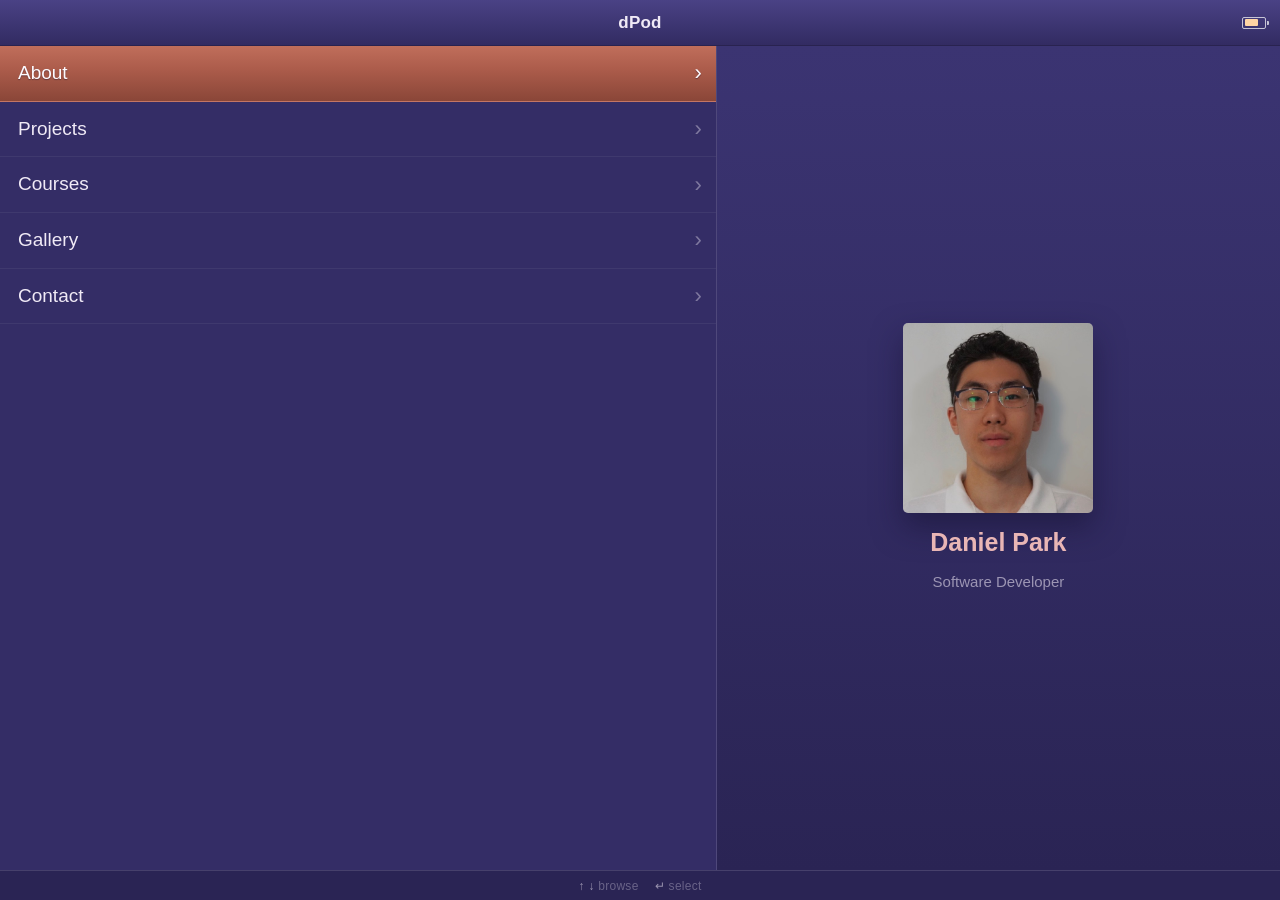
<file: index.html>
<!DOCTYPE html>
<html lang="en" class="no-js">

<head>
    <meta charset="UTF-8">
    <meta name="viewport" content="width=device-width, initial-scale=1.0">
    <title>Daniel Park</title>
    <link rel="stylesheet" href="style.css">
</head>

<body>

    <!-- The screen, and nothing but the screen: status bar, the stage the
         menus slide through, and a hint strip where the wheel used to be. -->
    <div class="ipod">

        <div class="ipod-bar">
            <a class="ipod-back" href="index.html" hidden>
                <svg viewBox="0 0 24 24" aria-hidden="true"><polyline points="15 5 8 12 15 19"></polyline></svg>
                <span>Menu</span>
            </a>
            <span class="ipod-title">dPod</span>
            <span class="ipod-battery" aria-hidden="true"></span>
        </div>

        <div class="ipod-stage">
            <!-- menu screen: the list drives the highlight, the panel on the
                 right follows it, exactly one card shown at a time -->
            <main class="ipod-screen" data-hint="&uarr; &darr;;browse|&crarr;;select" data-screen="menu" data-title="dPod" data-parent="">

                <ul class="ipod-list">
                    <li>
                        <a class="ipod-row" href="about.html" data-preview="p-about" data-sub="Daniel Park">
                            <span class="ipod-label">About</span>
                            <span class="ipod-chev" aria-hidden="true">&rsaquo;</span>
                        </a>
                    </li>
                    <li>
                        <a class="ipod-row" href="projects.html" data-preview="p-projects" data-sub="Built and building">
                            <span class="ipod-label">Projects</span>
                            <span class="ipod-chev" aria-hidden="true">&rsaquo;</span>
                        </a>
                    </li>
                    <li>
                        <a class="ipod-row" href="courses.html" data-preview="p-courses" data-sub="Relevant coursework">
                            <span class="ipod-label">Courses</span>
                            <span class="ipod-chev" aria-hidden="true">&rsaquo;</span>
                        </a>
                    </li>
                    <li>
                        <a class="ipod-row" href="gallery.html" data-preview="p-gallery" data-sub="35 photos">
                            <span class="ipod-label">Gallery</span>
                            <span class="ipod-chev" aria-hidden="true">&rsaquo;</span>
                        </a>
                    </li>
                    <li>
                        <a class="ipod-row" href="contact.html" data-preview="p-contact" data-sub="Email &middot; GitHub &middot; LinkedIn">
                            <span class="ipod-label">Contact</span>
                            <span class="ipod-chev" aria-hidden="true">&rsaquo;</span>
                        </a>
                    </li>
                </ul>

                <div class="ipod-preview" aria-hidden="true">
                    <div class="ipod-card" id="p-about">
                        <div class="ipod-art"><img src="thumbs/profile.jpg" alt=""></div>
                        <span class="ipod-card-title">Daniel Park</span>
                        <span class="ipod-card-sub"><span class="identity-list" data-words="Software Developer|CMU 2029|Systems Developer">Software Developer</span></span>
                    </div>
                    <div class="ipod-card" id="p-projects">
                        <div class="ipod-art"><img src="thumbs/projects.jpg" alt=""></div>
                        <span class="ipod-card-title">Projects</span>
                        <span class="ipod-card-sub">Finished, and still in progress</span>
                    </div>
                    <div class="ipod-card" id="p-courses">
                        <div class="ipod-art"><img src="thumbs/cmu.jpg" alt=""></div>
                        <span class="ipod-card-title">Courses</span>
                        <span class="ipod-card-sub">Relevant coursework</span>
                    </div>
                    <div class="ipod-card" id="p-gallery">
                        <div class="ipod-art"><img src="thumbs/gallery.jpg" alt=""></div>
                        <span class="ipod-card-title">Gallery</span>
                        <span class="ipod-card-sub">A glimpse into my life, in coverflow</span>
                    </div>
                    <div class="ipod-card" id="p-contact">
                        <div class="ipod-art"><img src="thumbs/contact.jpg" alt=""></div>
                        <span class="ipod-card-title">Contact</span>
                        <span class="ipod-card-sub">Say hello</span>
                    </div>
                </div>

            </main>
        </div>

        <div class="ipod-hint">
            <span><kbd>&uarr;</kbd> <kbd>&darr;</kbd> browse</span>
            <span><kbd>&crarr;</kbd> select</span>
            <span><kbd>esc</kbd> menu</span>
        </div>

    </div>

    <script src="gallery.js"></script>
    <script src="ipod.js"></script>
</body>

</html>
</file>
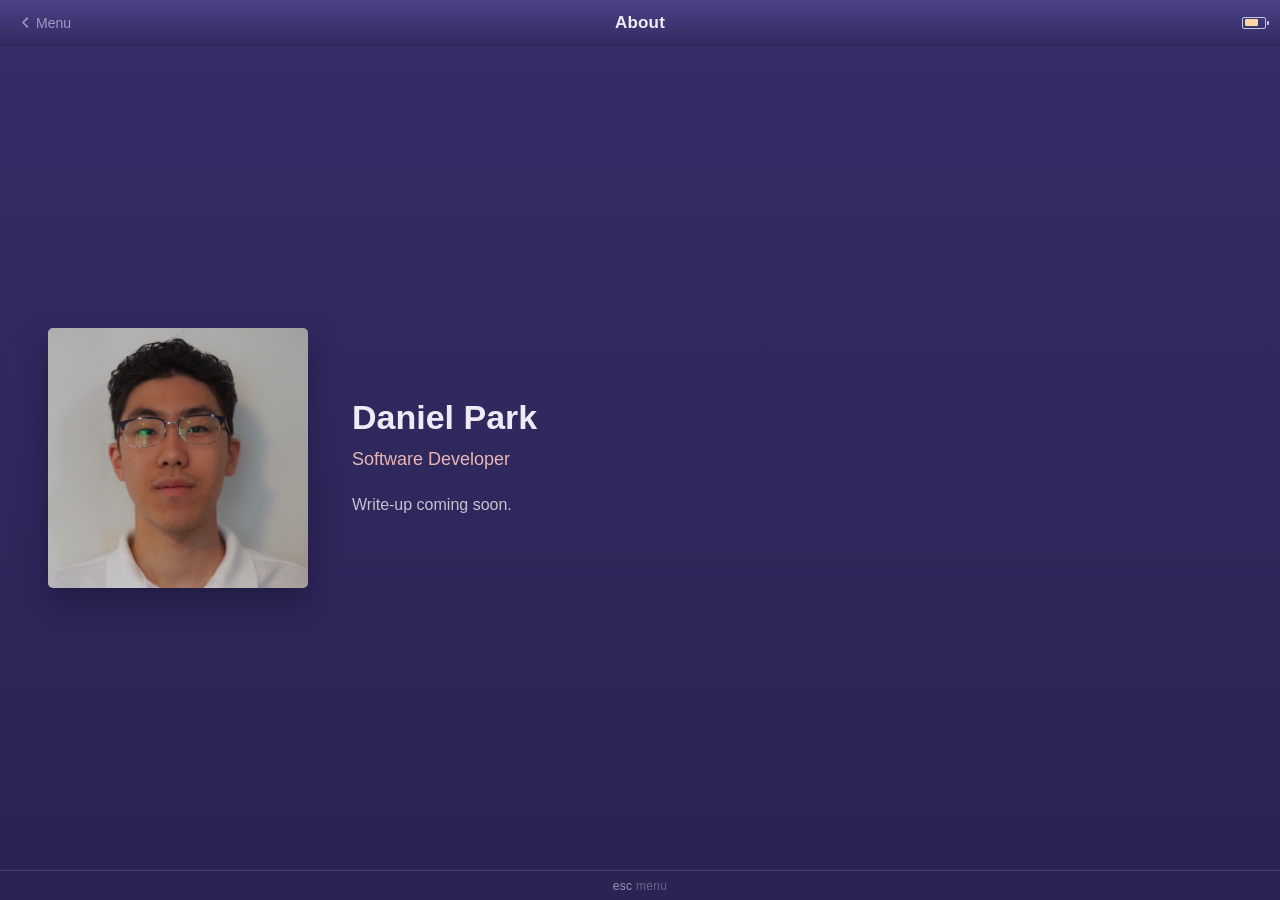
<file: about.html>
<!DOCTYPE html>
<html lang="en" class="no-js">

<head>
    <meta charset="UTF-8">
    <meta name="viewport" content="width=device-width, initial-scale=1.0">
    <title>About</title>
    <link rel="stylesheet" href="style.css">
</head>

<body>

    <!-- The screen, and nothing but the screen: status bar, the stage the
         menus slide through, and a hint strip where the wheel used to be. -->
    <div class="ipod">

        <div class="ipod-bar">
            <a class="ipod-back" href="index.html">
                <svg viewBox="0 0 24 24" aria-hidden="true"><polyline points="15 5 8 12 15 19"></polyline></svg>
                <span>Menu</span>
            </a>
            <span class="ipod-title">About</span>
            <span class="ipod-battery" aria-hidden="true"></span>
        </div>

        <div class="ipod-stage">
            <!-- detail screen: album art on the left, the writeup beside it -->
            <main class="ipod-screen" data-hint="esc;menu" data-screen="detail" data-title="About" data-parent="index.html">
                <div class="ipod-detail">
                    <div class="ipod-art"><img src="thumbs/profile.jpg" alt="Daniel Park"></div>
                    <div class="ipod-text">
                        <h2>Daniel Park</h2>
                        <p class="ipod-sub"><span class="identity-list" data-words="Software Developer|CMU 2029|Systems Developer">Software Developer</span></p>
                        <!-- write-up goes here -->
                        <p>Write-up coming soon.</p>
                    </div>
                </div>
            </main>
        </div>

        <div class="ipod-hint">
            <span><kbd>&uarr;</kbd> <kbd>&darr;</kbd> browse</span>
            <span><kbd>&crarr;</kbd> select</span>
            <span><kbd>esc</kbd> menu</span>
        </div>

    </div>

    <script src="gallery.js"></script>
    <script src="ipod.js"></script>
</body>

</html>
</file>
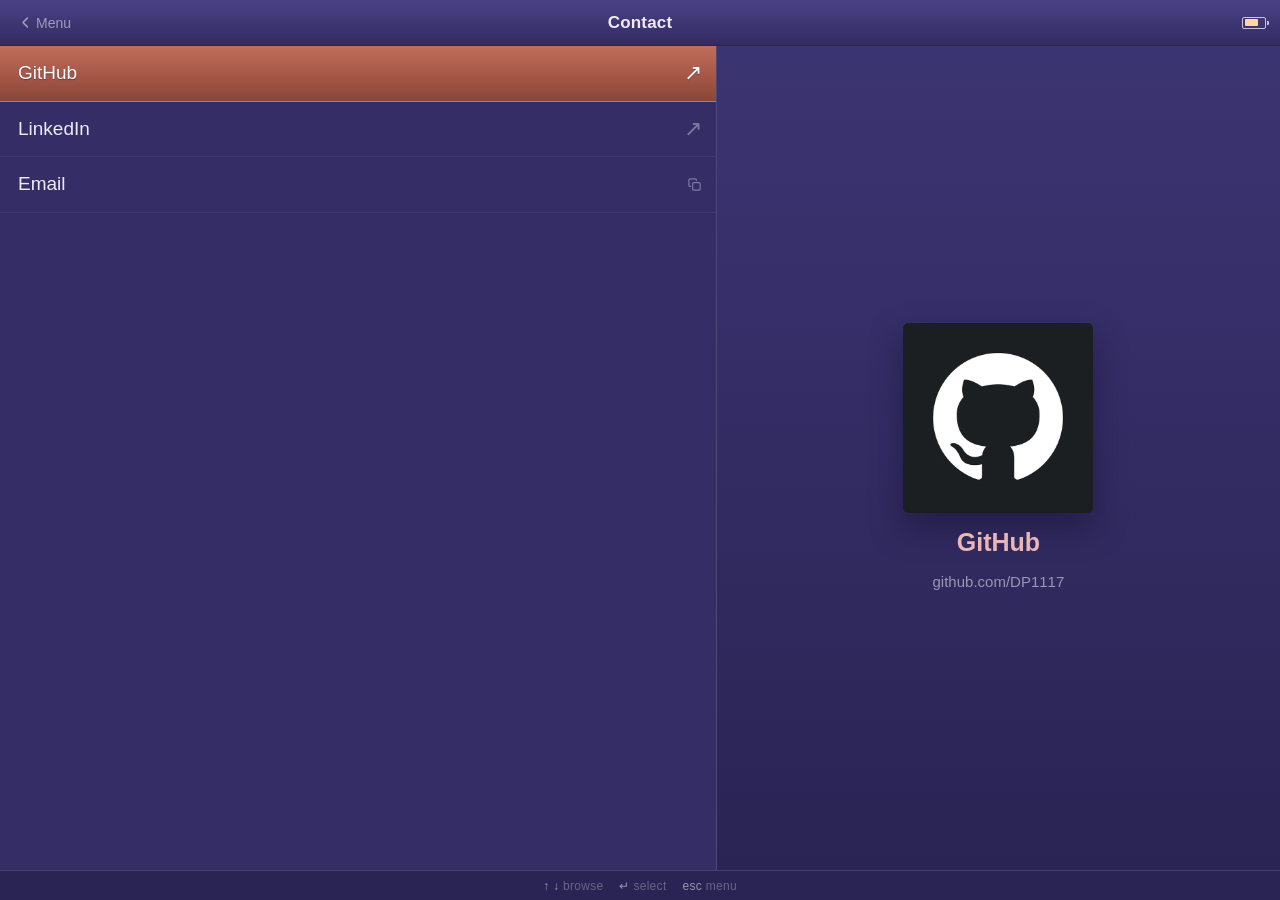
<file: contact.html>
<!DOCTYPE html>
<html lang="en" class="no-js">

<head>
    <meta charset="UTF-8">
    <meta name="viewport" content="width=device-width, initial-scale=1.0">
    <title>Contact</title>
    <link rel="stylesheet" href="style.css">
</head>

<body>

    <!-- The screen, and nothing but the screen: status bar, the stage the
         menus slide through, and a hint strip where the wheel used to be. -->
    <div class="ipod">

        <div class="ipod-bar">
            <a class="ipod-back" href="index.html">
                <svg viewBox="0 0 24 24" aria-hidden="true"><polyline points="15 5 8 12 15 19"></polyline></svg>
                <span>Menu</span>
            </a>
            <span class="ipod-title">Contact</span>
            <span class="ipod-battery" aria-hidden="true"></span>
        </div>

        <div class="ipod-stage">
            <!-- menu screen: the list drives the highlight, the panel on the
                 right follows it, exactly one card shown at a time -->
            <main class="ipod-screen" data-screen="menu" data-title="Contact" data-parent="index.html">

                <ul class="ipod-list">
                    <li>
                        <a class="ipod-row" href="https://github.com/DP1117" target="_blank" rel="noopener" data-preview="c-github" data-sub="github.com/DP1117">
                            <span class="ipod-label">GitHub</span>
                            <span class="ipod-chev" aria-hidden="true">&#8599;</span>
                        </a>
                    </li>
                    <li>
                        <a class="ipod-row" href="https://www.linkedin.com/in/daniel-park-349321275/" target="_blank" rel="noopener" data-preview="c-linkedin" data-sub="linkedin.com/in/daniel-park">
                            <span class="ipod-label">LinkedIn</span>
                            <span class="ipod-chev" aria-hidden="true">&#8599;</span>
                        </a>
                    </li>
                    <!-- the href keeps this working without scripting; with it, the
                         click is intercepted and the address is copied instead -->
                    <li>
                        <a class="ipod-row" href="mailto:dpark070111@gmail.com" data-copy="dpark070111@gmail.com" data-preview="c-email" data-sub="click to copy">
                            <span class="ipod-label">Email</span>
                            <span class="ipod-chev is-icon" aria-hidden="true"><svg viewBox="0 0 24 24" aria-hidden="true"><rect x="9" y="9" width="12" height="12" rx="2"></rect><path d="M15 5.5V5a2 2 0 0 0-2-2H5a2 2 0 0 0-2 2v8a2 2 0 0 0 2 2h.5"></path></svg></span>
                        </a>
                    </li>
                </ul>

                <div class="ipod-preview" aria-hidden="true">
                    <div class="ipod-card" id="c-github">
                        <div class="ipod-art"><img src="thumbs/github.jpg" alt=""></div>
                        <span class="ipod-card-title">GitHub</span>
                        <span class="ipod-card-sub">github.com/DP1117</span>
                    </div>
                    <div class="ipod-card" id="c-linkedin">
                        <div class="ipod-art"><img src="thumbs/linkedin.jpg" alt=""></div>
                        <span class="ipod-card-title">LinkedIn</span>
                        <span class="ipod-card-sub">Roles and internships, kept up to date there</span>
                    </div>
                    <div class="ipod-card" id="c-email">
                        <div class="ipod-art"><svg viewBox="0 0 24 24" aria-hidden="true"><rect x="2.5" y="5" width="19" height="14" rx="2"></rect><path d="m3 6.5 9 6.5 9-6.5"></path></svg></div>
                        <span class="ipod-card-title">Email</span>
                        <span class="ipod-card-sub">dpark070111@gmail.com<br>click to copy</span>
                    </div>
                </div>

            </main>
        </div>

        <div class="ipod-hint">
            <span><kbd>&uarr;</kbd> <kbd>&darr;</kbd> browse</span>
            <span><kbd>&crarr;</kbd> select</span>
            <span><kbd>esc</kbd> menu</span>
        </div>

    </div>

    <script src="gallery.js"></script>
    <script src="ipod.js"></script>
</body>

</html>
</file>
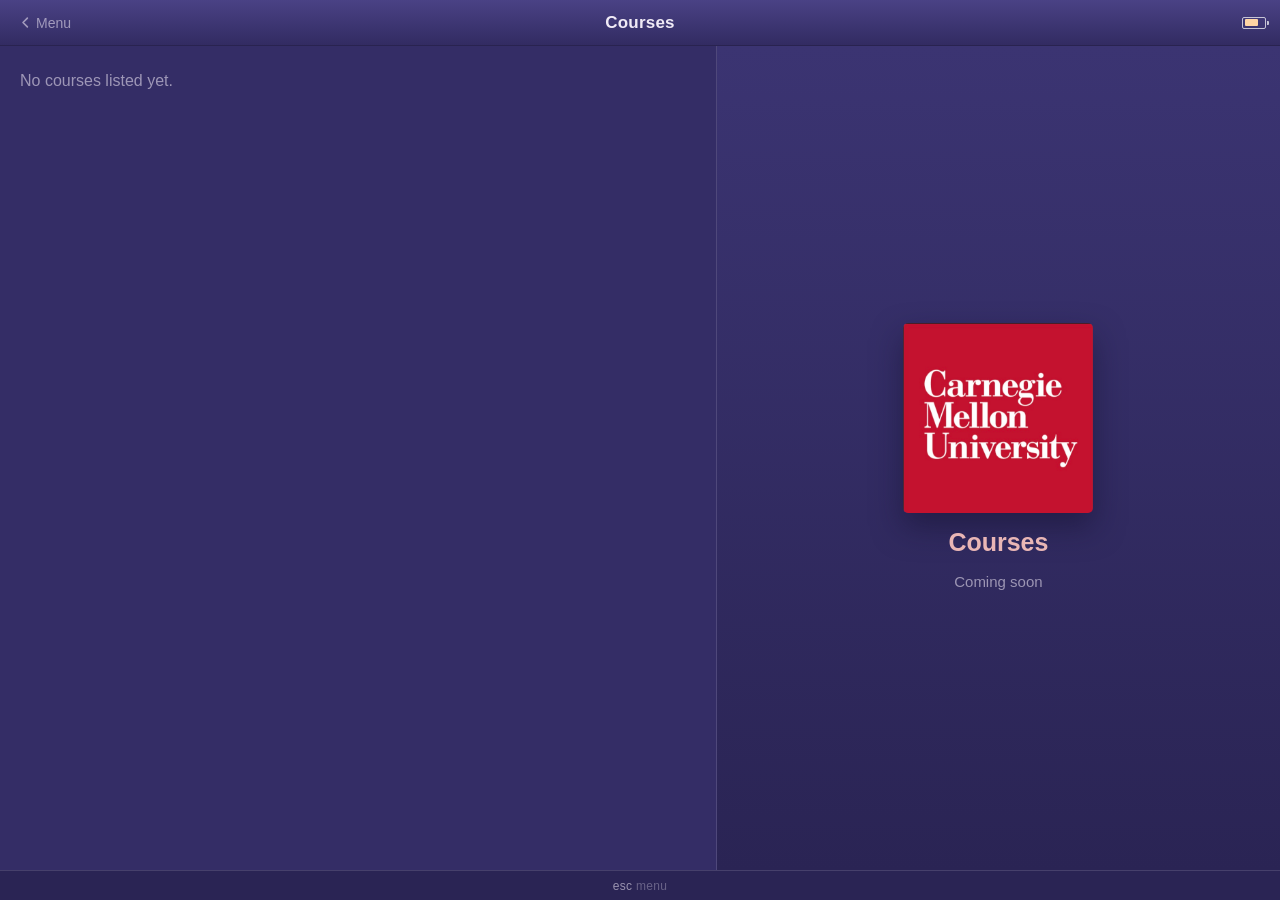
<file: courses.html>
<!DOCTYPE html>
<html lang="en" class="no-js">

<head>
    <meta charset="UTF-8">
    <meta name="viewport" content="width=device-width, initial-scale=1.0">
    <title>Courses</title>
    <link rel="stylesheet" href="style.css">
</head>

<body>

    <!-- The screen, and nothing but the screen: status bar, the stage the
         menus slide through, and a hint strip where the wheel used to be. -->
    <div class="ipod">

        <div class="ipod-bar">
            <a class="ipod-back" href="index.html">
                <svg viewBox="0 0 24 24" aria-hidden="true"><polyline points="15 5 8 12 15 19"></polyline></svg>
                <span>Menu</span>
            </a>
            <span class="ipod-title">Courses</span>
            <span class="ipod-battery" aria-hidden="true"></span>
        </div>

        <div class="ipod-stage">
            <!-- Courses: a track listing. Rows are plain divs, not links -
                 selecting one just moves the preview panel, there is nothing
                 to open. Copy the commented block per course. -->
            <main class="ipod-screen" data-hint="esc;menu" data-screen="menu" data-title="Courses" data-parent="index.html">

                <ul class="ipod-list">
                    <li class="ipod-empty">No courses listed yet.</li>

                    <!-- <li>
                        <div class="ipod-row" data-preview="c-1" data-sub="Fall 2025">
                            <span class="ipod-label">15-112 Fundamentals of Programming</span>
                        </div>
                    </li> -->
                </ul>

                <div class="ipod-preview" aria-hidden="true">
                    <!-- the card is shown outright while the list is empty; once
                         there are rows, the highlight takes over which one shows -->
                    <div class="ipod-card is-shown" id="c-none">
                        <div class="ipod-art"><img src="thumbs/cmu.jpg" alt=""></div>
                        <span class="ipod-card-title">Courses</span>
                        <span class="ipod-card-sub">Coming soon</span>
                    </div>

                    <!-- <div class="ipod-card" id="c-1">
                        <div class="ipod-art"><svg viewBox="0 0 24 24" aria-hidden="true"><path d="M2.5 8.5 12 4l9.5 4.5L12 13z"></path><path d="M6.5 10.5V16c0 1.7 2.5 3 5.5 3s5.5-1.3 5.5-3v-5.5"></path></svg></div>
                        <span class="ipod-card-title">15-112</span>
                        <span class="ipod-card-sub">Fundamentals of Programming<br>Fall 2025</span>
                    </div> -->
                </div>

            </main>
        </div>

        <div class="ipod-hint">
            <span><kbd>&uarr;</kbd> <kbd>&darr;</kbd> browse</span>
            <span><kbd>&crarr;</kbd> select</span>
            <span><kbd>esc</kbd> menu</span>
        </div>

    </div>

    <script src="gallery.js"></script>
    <script src="ipod.js"></script>
</body>

</html>
</file>
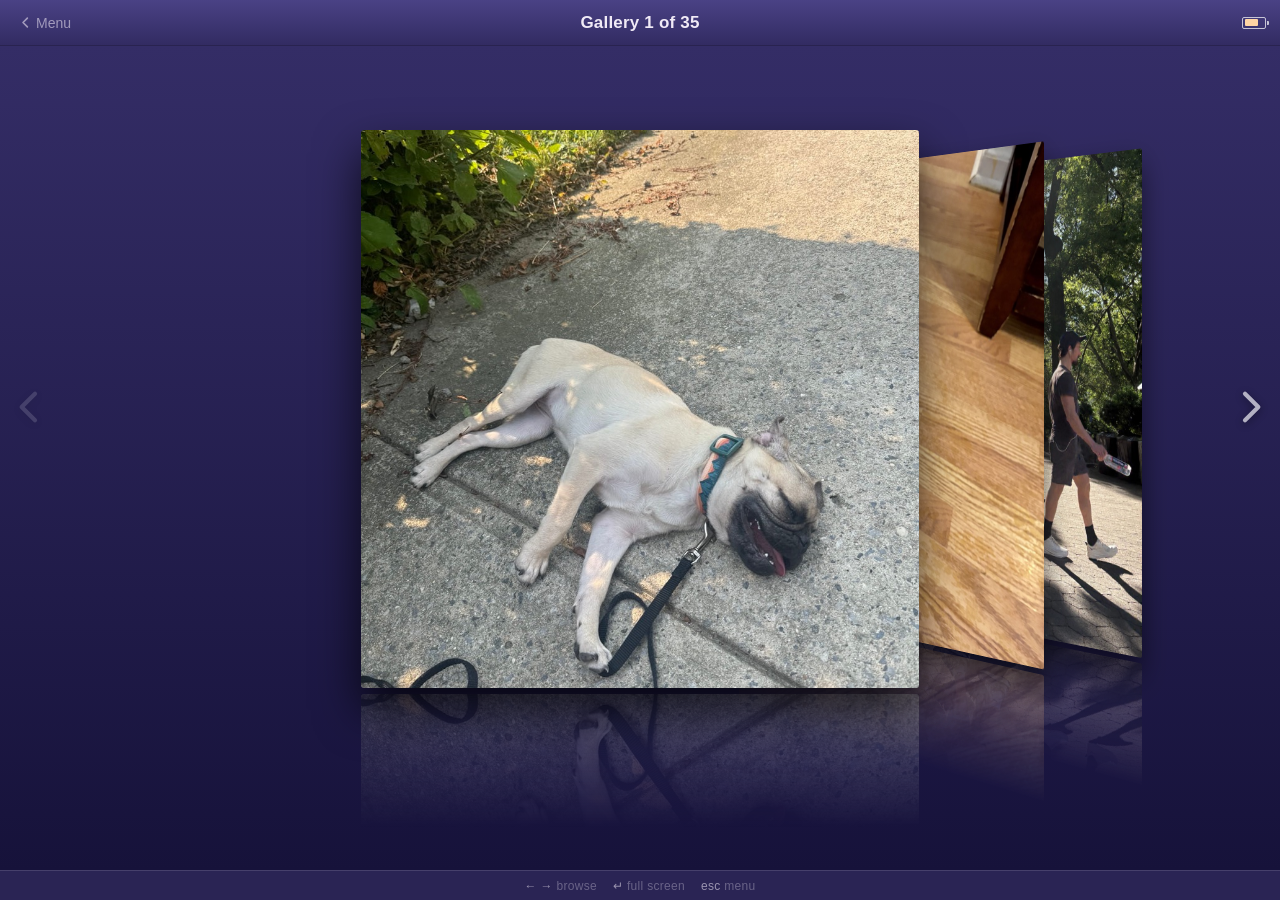
<file: gallery.html>
<!DOCTYPE html>
<html lang="en" class="no-js">

<head>
    <meta charset="UTF-8">
    <meta name="viewport" content="width=device-width, initial-scale=1.0">
    <title>Gallery</title>
    <link rel="stylesheet" href="style.css">
</head>

<body>

    <!-- The screen, and nothing but the screen: status bar, the stage the
         menus slide through, and a hint strip where the wheel used to be. -->
    <div class="ipod">

        <div class="ipod-bar">
            <a class="ipod-back" href="index.html">
                <svg viewBox="0 0 24 24" aria-hidden="true"><polyline points="15 5 8 12 15 19"></polyline></svg>
                <span>Menu</span>
            </a>
            <span class="ipod-title">Gallery</span>
            <span class="ipod-battery" aria-hidden="true"></span>
        </div>

        <div class="ipod-stage">
            <!-- gallery screen: cover flow, with the full size viewer that the
                 centre cover opens -->
            <main class="ipod-screen" data-hint="&larr; &rarr;;browse|&crarr;;full screen|esc;menu" data-screen="gallery" data-title="Gallery" data-parent="index.html">

                <div class="coverflow">
                    <div class="cf-stage">
                        <div class="cf-item" data-title="Photo 1">
                            <img data-src="images/img1.jpg" data-full="images_large/img1.jpg" alt="Photo 1">
                        </div>
                        <div class="cf-item" data-title="Photo 2">
                            <img data-src="images/img2.jpg" data-full="images_large/img2.jpg" alt="Photo 2">
                        </div>
                        <div class="cf-item" data-title="Photo 3">
                            <img data-src="images/img3.jpg" data-full="images_large/img3.jpg" alt="Photo 3">
                        </div>
                        <div class="cf-item" data-title="Photo 4">
                            <img data-src="images/img4.jpg" data-full="images_large/img4.jpg" alt="Photo 4">
                        </div>
                        <div class="cf-item" data-title="Photo 5">
                            <img data-src="images/img5.jpg" data-full="images_large/img5.jpg" alt="Photo 5">
                        </div>
                        <div class="cf-item" data-title="Photo 6">
                            <img data-src="images/img6.jpg" data-full="images_large/img6.jpg" alt="Photo 6">
                        </div>
                        <div class="cf-item" data-title="Photo 7">
                            <img data-src="images/img7.jpg" data-full="images_large/img7.jpg" alt="Photo 7">
                        </div>
                        <div class="cf-item" data-title="Photo 8">
                            <img data-src="images/img8.jpg" data-full="images_large/img8.jpg" alt="Photo 8">
                        </div>
                        <div class="cf-item" data-title="Photo 9">
                            <img data-src="images/img9.jpg" data-full="images_large/img9.jpg" alt="Photo 9">
                        </div>
                        <div class="cf-item" data-title="Photo 10">
                            <img data-src="images/img10.jpg" data-full="images_large/img10.jpg" alt="Photo 10">
                        </div>
                        <div class="cf-item" data-title="Photo 11">
                            <img data-src="images/img11.jpg" data-full="images_large/img11.jpg" alt="Photo 11">
                        </div>
                        <div class="cf-item" data-title="Photo 12">
                            <img data-src="images/img12.jpg" data-full="images_large/img12.jpg" alt="Photo 12">
                        </div>
                        <div class="cf-item" data-title="Photo 13">
                            <img data-src="images/img13.jpg" data-full="images_large/img13.jpg" alt="Photo 13">
                        </div>
                        <div class="cf-item" data-title="Photo 14">
                            <img data-src="images/img14.jpg" data-full="images_large/img14.jpg" alt="Photo 14">
                        </div>
                        <div class="cf-item" data-title="Photo 15">
                            <img data-src="images/img15.jpg" data-full="images_large/img15.jpg" alt="Photo 15">
                        </div>
                        <div class="cf-item" data-title="Photo 16">
                            <img data-src="images/img16.jpg" data-full="images_large/img16.jpg" alt="Photo 16">
                        </div>
                        <div class="cf-item" data-title="Photo 17">
                            <img data-src="images/img17.jpg" data-full="images_large/img17.jpg" alt="Photo 17">
                        </div>
                        <div class="cf-item" data-title="Photo 18">
                            <img data-src="images/img18.jpg" data-full="images_large/img18.jpg" alt="Photo 18">
                        </div>
                        <div class="cf-item" data-title="Photo 19">
                            <img data-src="images/img19.jpg" data-full="images_large/img19.jpg" alt="Photo 19">
                        </div>
                        <div class="cf-item" data-title="Photo 20">
                            <img data-src="images/img20.jpg" data-full="images_large/img20.jpg" alt="Photo 20">
                        </div>
                        <div class="cf-item" data-title="Photo 21">
                            <img data-src="images/img21.jpg" data-full="images_large/img21.jpg" alt="Photo 21">
                        </div>
                        <div class="cf-item" data-title="Photo 22">
                            <img data-src="images/img22.jpg" data-full="images_large/img22.jpg" alt="Photo 22">
                        </div>
                        <div class="cf-item" data-title="Photo 23">
                            <img data-src="images/img23.jpg" data-full="images_large/img23.jpg" alt="Photo 23">
                        </div>
                        <div class="cf-item" data-title="Photo 24">
                            <img data-src="images/img24.jpg" data-full="images_large/img24.jpg" alt="Photo 24">
                        </div>
                        <div class="cf-item" data-title="Photo 25">
                            <img data-src="images/img25.jpg" data-full="images_large/img25.jpg" alt="Photo 25">
                        </div>
                        <div class="cf-item" data-title="Photo 26">
                            <img data-src="images/img26.jpg" data-full="images_large/img26.jpg" alt="Photo 26">
                        </div>
                        <div class="cf-item" data-title="Photo 27">
                            <img data-src="images/img27.jpg" data-full="images_large/img27.jpg" alt="Photo 27">
                        </div>
                        <div class="cf-item" data-title="Photo 28">
                            <img data-src="images/img28.jpg" data-full="images_large/img28.jpg" alt="Photo 28">
                        </div>
                        <div class="cf-item" data-title="Photo 29">
                            <img data-src="images/img29.jpg" data-full="images_large/img29.jpg" alt="Photo 29">
                        </div>
                        <div class="cf-item" data-title="Photo 30">
                            <img data-src="images/img30.jpg" data-full="images_large/img30.jpg" alt="Photo 30">
                        </div>
                        <div class="cf-item" data-title="Photo 31">
                            <img data-src="images/img31.jpg" data-full="images_large/img31.jpg" alt="Photo 31">
                        </div>
                        <div class="cf-item" data-title="Photo 32">
                            <img data-src="images/img32.jpg" data-full="images_large/img32.jpg" alt="Photo 32">
                        </div>
                        <div class="cf-item" data-title="Photo 33">
                            <img data-src="images/img33.jpg" data-full="images_large/img33.jpg" alt="Photo 33">
                        </div>
                        <div class="cf-item" data-title="Photo 34">
                            <img data-src="images/img34.jpg" data-full="images_large/img34.jpg" alt="Photo 34">
                        </div>
                        <div class="cf-item" data-title="Photo 35">
                            <img data-src="images/img35.jpg" data-full="images_large/img35.jpg" alt="Photo 35">
                        </div>
                    </div>

                    <button class="cf-nav cf-prev" type="button" aria-label="Previous photo">
                        <svg viewBox="0 0 24 24" aria-hidden="true">
                            <polyline points="15 4 7 12 15 20"></polyline>
                        </svg>
                    </button>
                    <button class="cf-nav cf-next" type="button" aria-label="Next photo">
                        <svg viewBox="0 0 24 24" aria-hidden="true">
                            <polyline points="9 4 17 12 9 20"></polyline>
                        </svg>
                    </button>
                </div>

                <div class="cf-lightbox" hidden>
                    <img class="cf-lightbox-img" alt="">
                    <button class="cf-lightbox-close" type="button" aria-label="Close">
                        <svg viewBox="0 0 24 24" aria-hidden="true">
                            <line x1="5" y1="5" x2="19" y2="19"></line>
                            <line x1="19" y1="5" x2="5" y2="19"></line>
                        </svg>
                    </button>
                </div>

            </main>
        </div>

        <div class="ipod-hint">
            <span><kbd>&uarr;</kbd> <kbd>&darr;</kbd> browse</span>
            <span><kbd>&crarr;</kbd> select</span>
            <span><kbd>esc</kbd> menu</span>
        </div>

    </div>

    <script src="gallery.js"></script>
    <script src="ipod.js"></script>
</body>

</html>
</file>
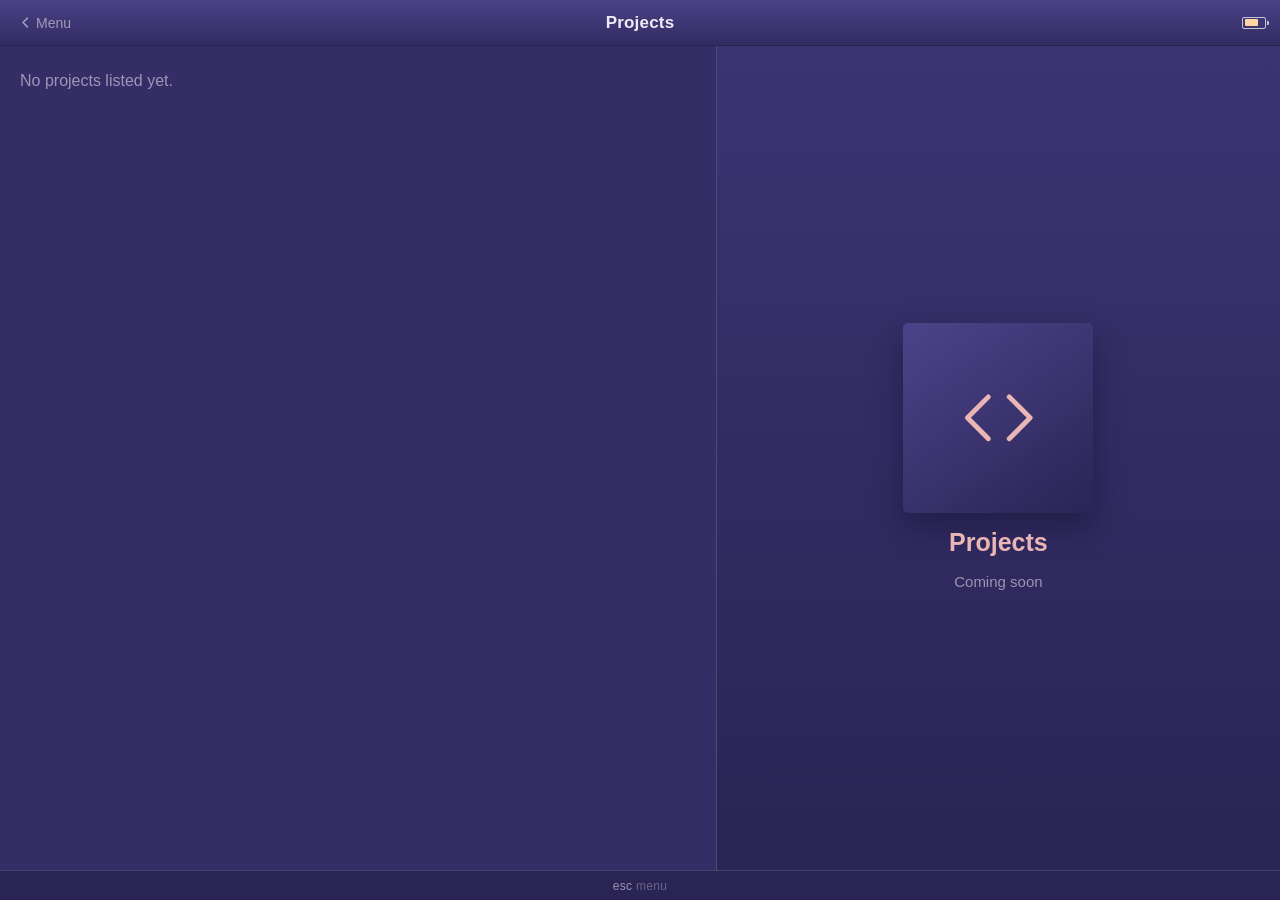
<file: projects.html>
<!DOCTYPE html>
<html lang="en" class="no-js">

<head>
    <meta charset="UTF-8">
    <meta name="viewport" content="width=device-width, initial-scale=1.0">
    <title>Projects</title>
    <link rel="stylesheet" href="style.css">
</head>

<body>

    <!-- The screen, and nothing but the screen: status bar, the stage the
         menus slide through, and a hint strip where the wheel used to be. -->
    <div class="ipod">

        <div class="ipod-bar">
            <a class="ipod-back" href="index.html">
                <svg viewBox="0 0 24 24" aria-hidden="true"><polyline points="15 5 8 12 15 19"></polyline></svg>
                <span>Menu</span>
            </a>
            <span class="ipod-title">Projects</span>
            <span class="ipod-battery" aria-hidden="true"></span>
        </div>

        <div class="ipod-stage">
            <!-- Projects: a track listing, grouped. Rows are plain divs, not
                 links - selecting one moves the preview panel, there is nothing
                 to open. Uncomment the blocks below and fill them in. -->
            <main class="ipod-screen" data-hint="esc;menu" data-screen="menu" data-title="Projects" data-parent="index.html">

                <ul class="ipod-list">
                    <li class="ipod-empty">No projects listed yet.</li>

                    <!-- <li class="ipod-group">Completed</li>
                    <li>
                        <div class="ipod-row" data-preview="j-redis" data-sub="C">
                            <span class="ipod-label">Redis clone</span>
                        </div>
                    </li>

                    <li class="ipod-group">In progress</li>
                    <li>
                        <div class="ipod-row" data-preview="j-editor" data-sub="C">
                            <span class="ipod-label">Text editor</span>
                        </div>
                    </li> -->
                </ul>

                <div class="ipod-preview" aria-hidden="true">
                    <!-- shown outright while the list is empty; once there are
                         rows, the highlight decides which card is up -->
                    <div class="ipod-card is-shown" id="j-none">
                        <div class="ipod-art"><svg viewBox="0 0 24 24" aria-hidden="true"><path d="m9 18-6-6 6-6"></path><path d="m15 6 6 6-6 6"></path></svg></div>
                        <span class="ipod-card-title">Projects</span>
                        <span class="ipod-card-sub">Coming soon</span>
                    </div>

                    <!-- <div class="ipod-card" id="j-redis">
                        <div class="ipod-art"><svg viewBox="0 0 24 24" aria-hidden="true"><path d="m9 18-6-6 6-6"></path><path d="m15 6 6 6-6 6"></path></svg></div>
                        <span class="ipod-card-title">Redis clone</span>
                        <span class="ipod-card-sub">RESP protocol, key expiry, persistence<br>C</span>
                    </div>

                    <div class="ipod-card" id="j-editor">
                        <div class="ipod-art"><svg viewBox="0 0 24 24" aria-hidden="true"><path d="m9 18-6-6 6-6"></path><path d="m15 6 6 6-6 6"></path></svg></div>
                        <span class="ipod-card-title">Text editor</span>
                        <span class="ipod-card-sub">Terminal editor built from scratch<br>C</span>
                    </div> -->
                </div>

            </main>
        </div>

        <div class="ipod-hint">
            <span><kbd>&uarr;</kbd> <kbd>&darr;</kbd> browse</span>
            <span><kbd>&crarr;</kbd> select</span>
            <span><kbd>esc</kbd> menu</span>
        </div>

    </div>

    <script src="gallery.js"></script>
    <script src="ipod.js"></script>
</body>

</html>
</file>
<file: style.css>
/* ---------------------------------------------------------------------------
   The whole site is one iPod classic screen: a fixed status bar on top, a
   stage below it that slides menus in and out, and a hint strip at the bottom
   standing in for the click wheel. No hardware, just the display.
   --------------------------------------------------------------------------- */

:root {
    /* Dusk over water: deep indigo for the screen, the sunset running gold
       into blush into dusty rose for anything that has to stand out. */
    --gold: #ffd5a4;
    --blush: #e9b6b5;
    --rose: #ba7893;
    --peri: #5a6cb8;
    --indigo: #342d66;

    --bg: #241f4a;
    --screen: var(--indigo);
    --screen-low: #2a2454;
    --bar-hi: #4a4285;
    --bar-low: #322b62;
    --line: rgba(240, 234, 246, 0.14);
    --text: #f0eaf6;
    --dim: rgba(240, 234, 246, 0.56);
    --dimmer: rgba(240, 234, 246, 0.32);

    /* The selection is a muted terracotta - warm against a cool indigo is
       near-complementary, so it stands out by hue rather than by brightness.
       That is the whole trick: it sits at roughly the same lightness as the
       periwinkle it replaced (and well below the gold bar that shouted), so it
       reads as a cursor, not an alert. */
    --sel-hi: #c06e5b;
    --sel: #ac5c4b;
    --sel-low: #8a4638;
    --on-sel: #fdfbff;

    --accent: var(--blush);
    --ember: var(--blush);

    --bar: 46px;
    --hint: 30px;
    /* every slide uses this - iOS-ish ease out, short enough to feel like firmware */
    --slide: 320ms cubic-bezier(.32, .72, 0, 1);
}

* {
    margin: 0;
    padding: 0;
    box-sizing: border-box;
}

html,
body {
    height: 100%;
    overflow: hidden;
}

body {
    background: var(--bg);
    color: var(--text);
    font-family: -apple-system, BlinkMacSystemFont, "Helvetica Neue", Helvetica, Arial, sans-serif;
    -webkit-font-smoothing: antialiased;
    cursor: url('data:image/svg+xml,<svg xmlns="http://www.w3.org/2000/svg" width="24" height="24" viewBox="0 0 24 24"><path fill="%23FFF" stroke="%23000" stroke-width="2" d="M5.5 3.21V20.8c0 .45.54.67.85.35l4.86-4.86a.5.5 0 0 1 .35-.15h6.87a.5.5 0 0 0 .35-.85L6.35 2.85a.5.5 0 0 0-.85.35Z"></path></svg>'), auto;
}

/* --- the screen ---------------------------------------------------------- */

.ipod {
    position: fixed;
    inset: 0;
    display: flex;
    flex-direction: column;
    background: var(--screen);
}

/* --- status bar ---------------------------------------------------------- */

.ipod-bar {
    flex: 0 0 var(--bar);
    display: grid;
    grid-template-columns: 1fr auto 1fr;
    align-items: center;
    padding: 0 14px;
    background: linear-gradient(180deg, var(--bar-hi), var(--bar-low));
    border-bottom: 1px solid rgba(20, 16, 45, 0.6);
    /* sits above the sliding screens so nothing passes over it */
    z-index: 2;
}

.ipod-title {
    grid-column: 2;
    font-size: 17px;
    font-weight: 600;
    letter-spacing: 0.2px;
    text-align: center;
    animation: title-in 260ms ease both;
}

@keyframes title-in {
    from {
        opacity: 0;
        transform: translateY(-4px);
    }
}

/* the Menu button, standing in for the one that used to live on the wheel */
.ipod-back {
    grid-column: 1;
    justify-self: start;
    display: flex;
    align-items: center;
    gap: 3px;
    padding: 4px 8px 4px 4px;
    border: 0;
    border-radius: 5px;
    background: none;
    color: var(--dim);
    font: inherit;
    font-size: 14px;
    text-decoration: none;
    cursor: inherit;
    transition: color 200ms ease;
}

.ipod-back:hover {
    color: var(--ember);
}

.ipod-back[hidden] {
    display: none;
}

.ipod-back svg {
    width: 15px;
    height: 15px;
    fill: none;
    stroke: currentColor;
    stroke-width: 2.6;
    stroke-linecap: round;
    stroke-linejoin: round;
}

/* battery glyph: shell, nub on the right, coral fill inside */
.ipod-battery {
    position: relative;
    grid-column: 3;
    justify-self: end;
    width: 24px;
    height: 12px;
    border: 1.5px solid rgba(255, 255, 255, 0.7);
    border-radius: 2px;
}

.ipod-battery::after {
    content: '';
    position: absolute;
    top: 3px;
    right: -4px;
    width: 2.5px;
    height: 4px;
    background: rgba(255, 255, 255, 0.7);
    border-radius: 0 1px 1px 0;
}

.ipod-battery::before {
    content: '';
    position: absolute;
    top: 1.5px;
    bottom: 1.5px;
    left: 1.5px;
    width: 62%;
    background: var(--gold);
    border-radius: 1px;
}

/* --- stage: holds the outgoing and incoming screen at the same time ------- */

.ipod-stage {
    position: relative;
    flex: 1;
    overflow: hidden;
}

.ipod-screen {
    position: absolute;
    inset: 0;
    display: flex;
    background: var(--screen);
    transition: transform var(--slide), opacity var(--slide);
}

/* start positions - removed one frame after the screen is in the DOM */
.ipod-screen.from-right {
    transform: translateX(100%);
}

.ipod-screen.from-left {
    transform: translateX(-100%);
}

/* The screen being replaced parallaxes back at a third of the speed and dims
   toward the screen colour, the way a pushed view does. It used to fade all
   the way out, which left a blank panel showing through the gap for as long as
   the incoming screen had not covered it yet. */
.ipod-screen.to-left {
    transform: translateX(-30%);
    opacity: 0.6;
}

.ipod-screen.to-right {
    transform: translateX(30%);
    opacity: 0.6;
}

/* only while a slide is actually running: the layer promotion and the edge
   shadow both cost something to keep around on a screen full of photos */
.ipod-screen.is-sliding {
    will-change: transform;
    box-shadow: -16px 0 30px rgba(20, 16, 45, 0.5);
}

@media (prefers-reduced-motion: reduce) {
    .ipod-screen {
        transition: opacity 120ms ease;
    }

    .ipod-screen.from-right,
    .ipod-screen.from-left {
        transform: none;
        opacity: 0;
    }

    .ipod-screen.to-left,
    .ipod-screen.to-right {
        transform: none;
        opacity: 0;
    }

    .ipod-title {
        animation: none;
    }
}

/* --- menu screen: list on the left, preview that follows the highlight ---- */

.ipod-list {
    flex: 0 0 56%;
    list-style: none;
    overflow-y: auto;
    overscroll-behavior: contain;
    border-right: 1px solid var(--line);
}

.ipod-row {
    display: flex;
    justify-content: space-between;
    align-items: center;
    gap: 14px;
    padding: 15px 14px 15px 18px;
    border-bottom: 1px solid rgba(255, 255, 255, 0.055);
    color: var(--text);
    font-size: 19px;
    text-decoration: none;
    /* the highlight was instant on the real thing - no transition */
}

.ipod-row.is-sel {
    background: linear-gradient(180deg, var(--sel-hi) 0%, var(--sel) 42%, var(--sel-low) 100%);
    color: var(--on-sel);
    text-shadow: 0 1px 1px rgba(20, 16, 45, 0.4);
}

/* a quiet heading inside a list, for splitting a menu into groups */
.ipod-group {
    padding: 16px 16px 6px;
    font-size: 12px;
    font-weight: 600;
    letter-spacing: 0.09em;
    text-transform: uppercase;
    color: var(--dimmer);
}

.ipod-empty {
    padding: 26px 20px;
    font-size: 16px;
    color: var(--dim);
}

.ipod-label {
    /* lets a long label wrap instead of shoving the chevron off the row */
    min-width: 0;
    line-height: 1.3;
}

.ipod-chev {
    flex: none;
    font-size: 22px;
    line-height: 1;
    opacity: 0.4;
}

.ipod-row.is-sel .ipod-chev {
    opacity: 1;
}

/* a drawn glyph in the chevron slot, rather than a font character that may
   not exist on the reader's machine */
.ipod-chev.is-icon {
    display: flex;
    align-items: center;
}

.ipod-chev svg {
    width: 15px;
    height: 15px;
    fill: none;
    stroke: currentColor;
    stroke-width: 1.9;
    stroke-linecap: round;
    stroke-linejoin: round;
}

/* right half - one card per row, cross faded as the highlight moves */
.ipod-preview {
    position: relative;
    flex: 1;
    background: linear-gradient(180deg, #3b3472, var(--screen-low));
}

.ipod-card {
    position: absolute;
    inset: 0;
    display: flex;
    flex-direction: column;
    justify-content: center;
    align-items: center;
    gap: 14px;
    padding: 26px;
    text-align: center;
    opacity: 0;
    pointer-events: none;
    transition: opacity 220ms ease;
}

.ipod-card.is-shown {
    opacity: 1;
}

.ipod-card-title {
    font-size: 25px;
    font-weight: 600;
    line-height: 1.2;
    color: var(--ember);
}

.ipod-card-sub {
    font-size: 15px;
    line-height: 1.45;
    color: var(--dim);
}

/* square tile standing in for album art */
.ipod-art {
    display: flex;
    justify-content: center;
    align-items: center;
    width: min(190px, 42vh);
    aspect-ratio: 1;
    border-radius: 5px;
    background: linear-gradient(145deg, #4b4489, #2b2456);
    box-shadow: 0 14px 30px rgba(20, 16, 45, 0.5);
    font-size: 46px;
    font-weight: 600;
    letter-spacing: 1px;
    color: var(--ember);
    overflow: hidden;
}

.ipod-art img {
    width: 100%;
    height: 100%;
    object-fit: cover;
}

.ipod-art svg {
    width: 44%;
    height: 44%;
    fill: none;
    stroke: currentColor;
    stroke-width: 1.4;
    stroke-linecap: round;
    stroke-linejoin: round;
}

/* the rotating job title, wiped left to right the way the old hero did it */
.identity-list {
    display: inline-block;
    animation: identity-cycle 4s infinite;
}

/* the word is swapped on animationiteration, at the moment it is invisible */
@keyframes identity-cycle {
    0%, 6% {
        opacity: 0;
        transform: translateY(4px);
    }

    16%, 84% {
        opacity: 1;
        transform: none;
    }

    94%, 100% {
        opacity: 0;
        transform: translateY(-4px);
    }
}

/* --- detail screen: art on the left, the writeup beside it --------------- */

.ipod-detail {
    flex: 1;
    display: flex;
    align-items: center;
    gap: 44px;
    padding: 40px 48px;
    overflow-y: auto;
    overscroll-behavior: contain;
    background: linear-gradient(180deg, var(--screen), var(--screen-low));
}

.ipod-detail .ipod-art {
    flex: none;
    width: min(260px, 30vw);
}

.ipod-text {
    min-width: 0;
}

.ipod-text h2 {
    font-size: 34px;
    font-weight: 600;
    line-height: 1.15;
}

.ipod-text .ipod-sub {
    margin-top: 8px;
    font-size: 18px;
    color: var(--ember);
}

.ipod-text p {
    margin-top: 18px;
    max-width: 52ch;
    font-size: 16px;
    line-height: 1.6;
    color: rgba(255, 255, 255, 0.72);
}

/* the little pill row for tech / tags */
.ipod-tags {
    display: flex;
    flex-wrap: wrap;
    gap: 8px;
    margin-top: 22px;
    list-style: none;
}

.ipod-tags li {
    padding: 5px 11px;
    border: 1px solid var(--line);
    border-radius: 999px;
    font-size: 13px;
    color: var(--dim);
}

/* --- hint strip, in place of the click wheel ----------------------------- */

.ipod-hint {
    flex: 0 0 var(--hint);
    display: flex;
    justify-content: center;
    align-items: center;
    gap: 16px;
    background: var(--screen-low);
    border-top: 1px solid var(--line);
    font-size: 12px;
    letter-spacing: 0.3px;
    color: var(--dimmer);
    z-index: 2;
}

.ipod-hint kbd {
    font: inherit;
    color: var(--dim);
}

@media (max-width: 760px) {
    .ipod-preview {
        display: none;
    }

    .ipod-list {
        flex: 1;
        border-right: 0;
    }

    .ipod-row {
        flex-wrap: wrap;
        padding: 13px 14px 13px 16px;
        font-size: 17px;
    }

    /* no room for the preview, so the date rides along in the row instead */
    .ipod-row[data-sub]::after {
        content: attr(data-sub);
        flex-basis: 100%;
        margin-top: 3px;
        font-size: 13px;
        color: var(--ember);
    }

    .ipod-row.is-sel[data-sub]::after {
        color: rgba(253, 251, 255, 0.82);
    }

    .ipod-detail {
        flex-direction: column;
        align-items: flex-start;
        gap: 24px;
        padding: 28px 22px;
    }

    .ipod-detail .ipod-art {
        width: 140px;
        font-size: 34px;
    }

    .ipod-text h2 {
        font-size: 26px;
    }

    .ipod-hint {
        display: none;
    }
}

/* --- gallery screen: cover flow ------------------------------------------ */
/* every measurement is a ratio of the cover, so the shelf shrinks to fit the
   screen instead of pushing the reflection past the bottom edge */
.ipod-screen[data-screen="gallery"] {
    justify-content: center;
    align-items: center;
    background: linear-gradient(180deg, var(--indigo), #16123a);
}

.coverflow {
    --cf-size: min(560px, 62vh, 64vw);
    position: relative;
    width: 100%;
    /* cover plus the shortened reflection under it */
    height: calc(var(--cf-size) * 1.3);
    perspective: calc(var(--cf-size) * 3.125);
    perspective-origin: 50% 34%;
    touch-action: pan-y;
}

.cf-stage {
    position: absolute;
    inset: 0;
    transform-style: preserve-3d;
    /* the stage plane sits at z:0, in front of the fanned back photos, and
       would otherwise swallow their clicks */
    pointer-events: none;
}

.cf-item {
    position: absolute;
    top: 50%;
    left: 50%;
    width: var(--cf-size);
    height: var(--cf-size);
    margin: calc(var(--cf-size) * -0.588) 0 0 calc(var(--cf-size) * -0.5);
    /* hidden until layout() marks it near: keeps off stage covers from
       flashing on load, and keeps the browser from painting 35 covers nobody
       can see. visibility flips only after the fade finishes */
    opacity: 0;
    visibility: hidden;
    pointer-events: none;
    transition: transform 0.55s cubic-bezier(.25, .8, .25, 1), opacity 0.55s ease, visibility 0s linear 0.55s;
}

/* The shelf is dealt into place with transitions off, so arriving at the
   gallery does not set a 0.55s fan-out running underneath the screen slide -
   two animations of different lengths overlapping was the whole problem. */
.cf-stage.no-anim .cf-item {
    transition: none;
}

.cf-item.is-near {
    opacity: 1;
    visibility: visible;
    pointer-events: auto;
    transition: transform 0.55s cubic-bezier(.25, .8, .25, 1), opacity 0.55s ease, visibility 0s;
}

.cf-item img {
    display: block;
    width: 100%;
    height: 100%;
    object-fit: cover;
    border-radius: 3px;
    /* stands in for a cover that has not been fetched yet */
    background: rgba(255, 255, 255, 0.05);
    box-shadow: 0 18px 36px rgba(0, 0, 0, 0.55);
    /* the mask cuts the reflection off at ~24% of the cover */
    -webkit-box-reflect: below 6px linear-gradient(transparent 76%, rgba(0, 0, 0, 0.35));
}

.cf-item.is-active img {
    box-shadow: 0 22px 46px rgba(0, 0, 0, 0.75);
}

/* chevrons flanking the shelf - dimmed once there is nothing further that way */
.cf-nav {
    position: absolute;
    top: 43%;
    z-index: 3;
    display: flex;
    padding: 0;
    border: 0;
    background: none;
    color: #fff;
    opacity: 0.65;
    cursor: inherit;
    transform: translateY(-50%);
    transition: opacity 0.3s ease, color 0.3s ease;
}

.cf-nav svg {
    width: 40px;
    height: 40px;
    fill: none;
    stroke: currentColor;
    stroke-width: 2.5;
    stroke-linecap: round;
    stroke-linejoin: round;
    filter: drop-shadow(0 2px 4px rgba(0, 0, 0, 0.6));
}

.cf-nav:hover:not(:disabled) {
    opacity: 1;
    color: var(--ember);
}

.cf-nav:disabled {
    opacity: 0.14;
}

.cf-prev {
    left: max(10px, 50% - var(--cf-size) * 1.15);
}

.cf-next {
    right: max(10px, 50% - var(--cf-size) * 1.15);
}

@media (max-width: 760px) {
    .coverflow {
        --cf-size: min(320px, 56vh, 74vw);
    }

    .cf-nav svg {
        width: 28px;
        height: 28px;
    }
}

/* --- gallery: full screen viewer ----------------------------------------- */

.cf-lightbox[hidden] {
    display: none;
}

.cf-lightbox {
    position: fixed;
    inset: 0;
    z-index: 2000;
    display: flex;
    justify-content: center;
    align-items: center;
    padding: 40px;
    background: rgba(26, 21, 56, 0.92);
    backdrop-filter: blur(6px);
    /* keep a trackpad flick from scrolling anything behind the viewer */
    overscroll-behavior: contain;
    opacity: 0;
    transition: opacity 0.3s ease;
}

.cf-lightbox.is-open {
    opacity: 1;
}

.cf-lightbox-img {
    max-width: 100%;
    max-height: 100%;
    object-fit: contain;
    border-radius: 3px;
    box-shadow: 0 30px 70px rgba(0, 0, 0, 0.8);
    transform: scale(0.96);
    transition: transform 0.3s cubic-bezier(.25, .8, .25, 1);
}

.cf-lightbox.is-open .cf-lightbox-img {
    transform: scale(1);
}

.cf-lightbox-close {
    position: absolute;
    top: 22px;
    right: 26px;
    padding: 0;
    border: 0;
    background: none;
    color: #fff;
    opacity: 0.7;
    cursor: inherit;
    transition: opacity 0.3s ease, color 0.3s ease;
}

.cf-lightbox-close svg {
    width: 32px;
    height: 32px;
    fill: none;
    stroke: currentColor;
    stroke-width: 2.5;
    stroke-linecap: round;
}

.cf-lightbox-close:hover {
    opacity: 1;
    color: var(--ember);
}

@media (max-width: 760px) {
    .cf-lightbox {
        padding: 16px;
    }

    .cf-lightbox-close {
        top: 12px;
        right: 14px;
    }
}

/* --- no script: the screens are still plain linked pages ----------------- */

.no-js .ipod-hint {
    display: none;
}

/* nothing drives the highlight or the preview cards without scripting, so the
   menu falls back to a plain full width list that lights up on hover */
.no-js .ipod-preview {
    display: none;
}

.no-js .ipod-list {
    flex: 1;
    border-right: 0;
}

.no-js .ipod-row:hover {
    background: linear-gradient(180deg, var(--sel-hi) 0%, var(--sel) 42%, var(--sel-low) 100%);
    color: var(--on-sel);
    text-shadow: 0 1px 1px rgba(20, 16, 45, 0.4);
}
</file>
